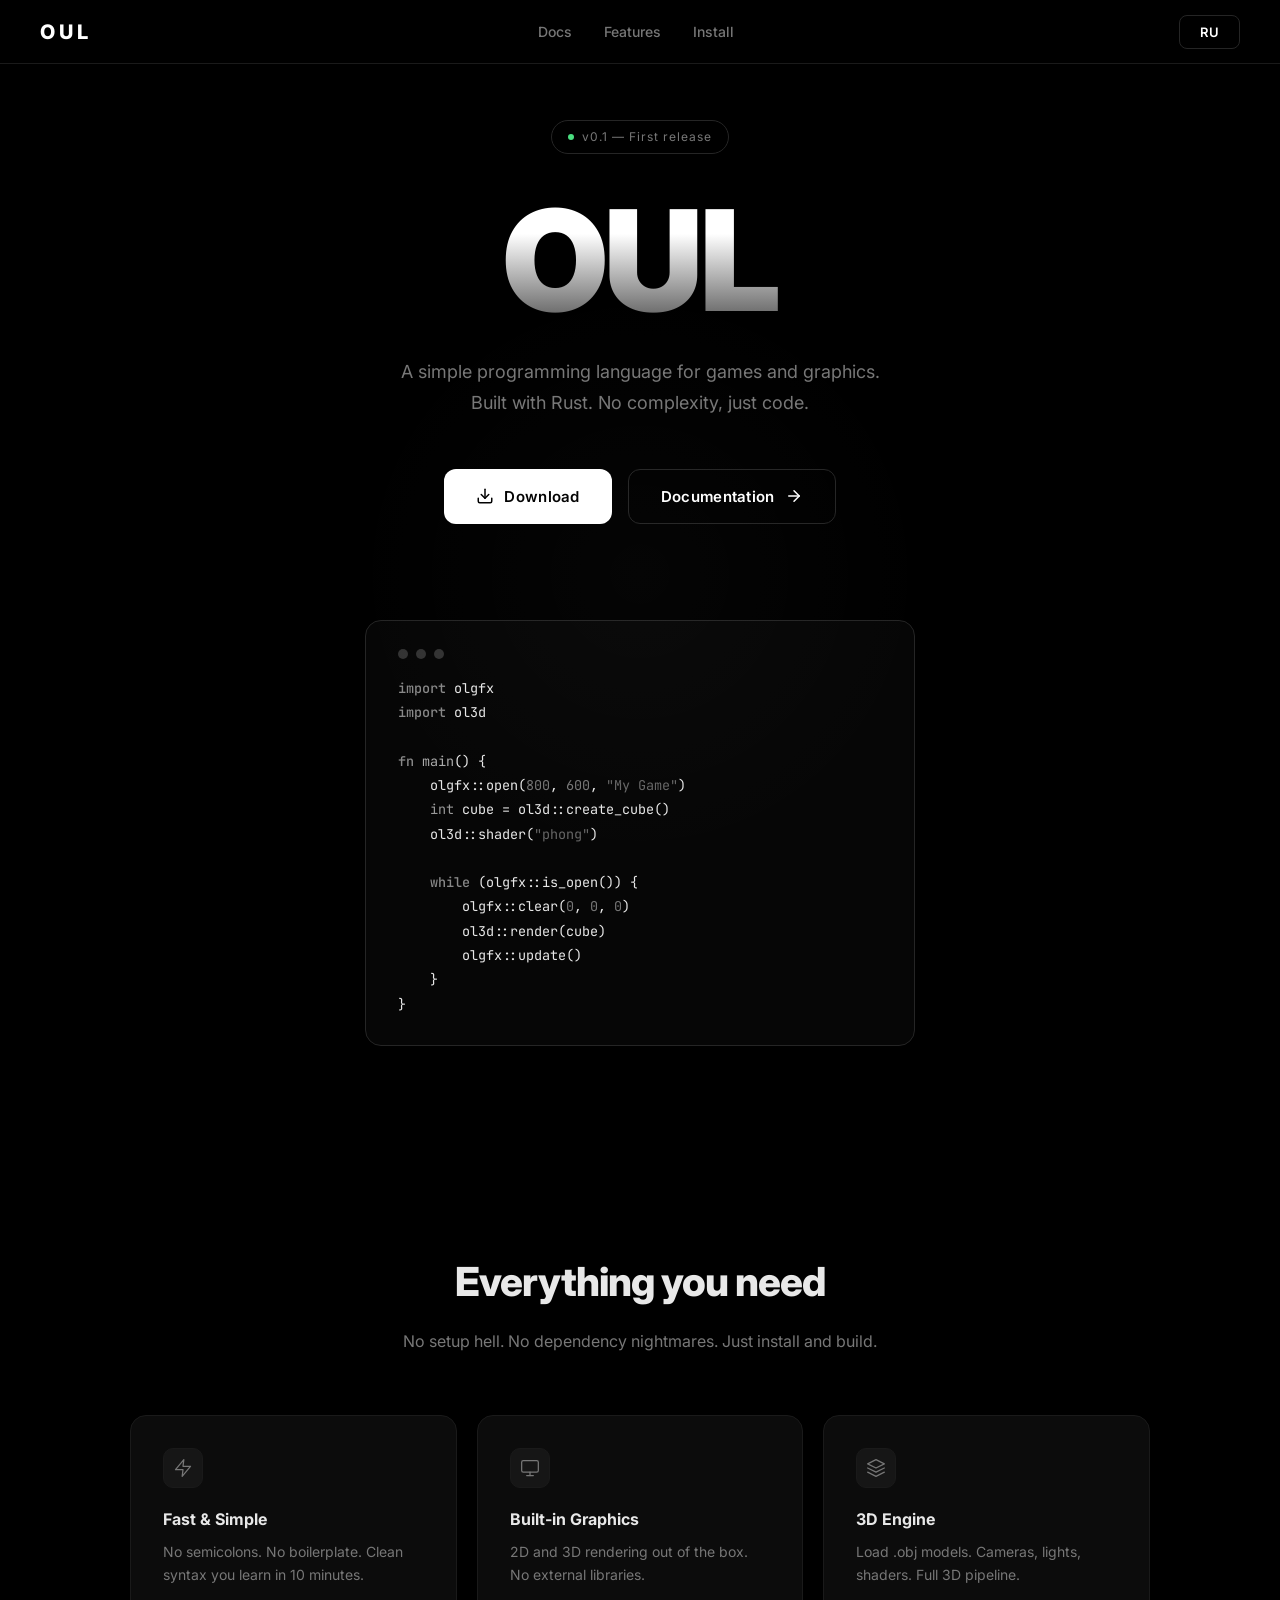
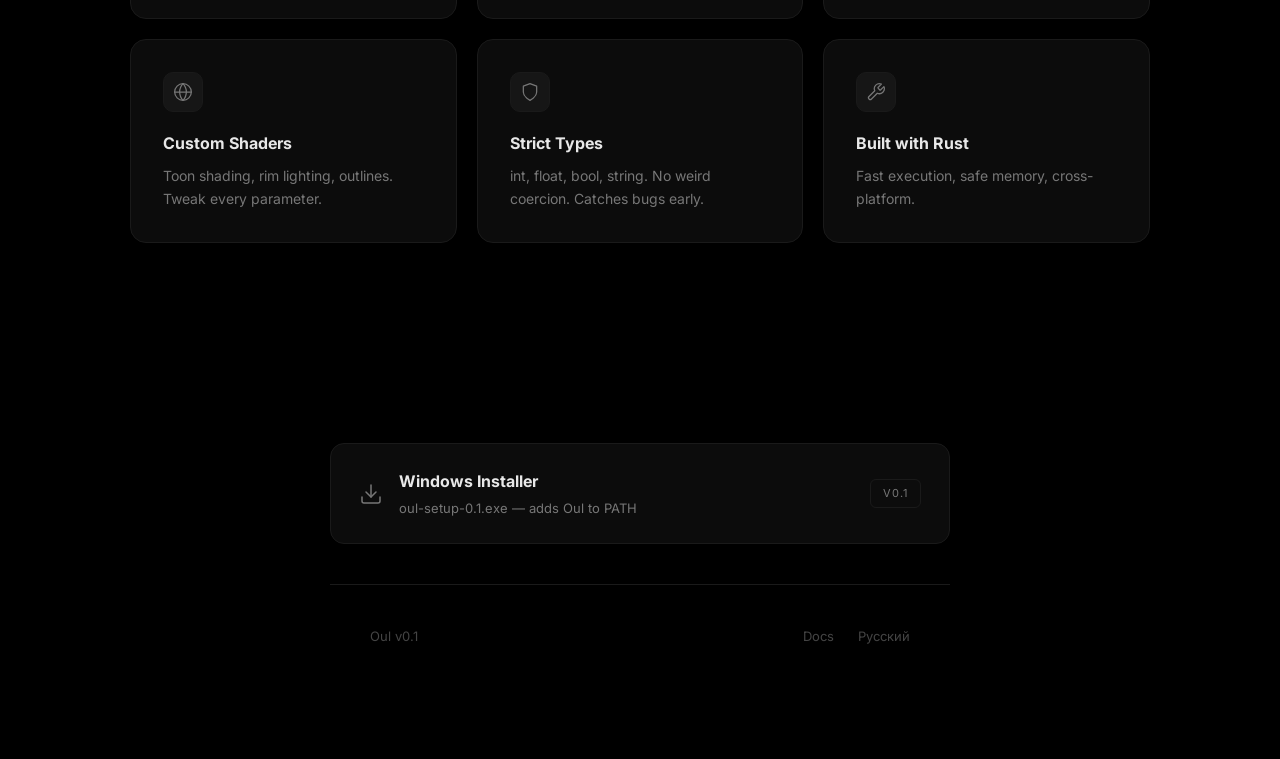
<file: index.html>
<!DOCTYPE html>
<html lang="en">
<head>
    <meta charset="UTF-8">
    <meta name="viewport" content="width=device-width, initial-scale=1.0">
    <title>Oul — Programming Language</title>
    <link rel="stylesheet" href="/css/style.css">
    <style>
        header {
            position: fixed; top: 0; left: 0; right: 0; z-index: 1000;
            padding: 0 40px; height: 64px;
            display: flex; align-items: center; justify-content: space-between;
            background: rgba(0,0,0,0.8);
            backdrop-filter: blur(20px); -webkit-backdrop-filter: blur(20px);
            border-bottom: 1px solid var(--border);
        }
        .header-logo { font-size: 20px; font-weight: 800; letter-spacing: 4px; color: var(--accent); }
        .header-nav { display: flex; align-items: center; gap: 32px; }
        .header-nav a { font-size: 14px; color: var(--text2); font-weight: 500; }
        .header-nav a:hover { color: #fff; }
        .header-right { display: flex; align-items: center; gap: 12px; }

        .hero {
            min-height: 100vh; display: flex; flex-direction: column;
            align-items: center; justify-content: center; text-align: center;
            padding: 120px 40px 80px; position: relative; overflow: hidden;
        }
        .hero::before {
            content: ''; position: absolute; top: 50%; left: 50%;
            transform: translate(-50%, -50%); width: 600px; height: 600px;
            background: radial-gradient(circle, rgba(255,255,255,0.02) 0%, transparent 70%);
            pointer-events: none;
        }
        .hero-badge {
            display: inline-flex; align-items: center; gap: 8px;
            padding: 6px 16px; border: 1px solid var(--border2);
            border-radius: 100px; font-size: 12px; color: var(--text2);
            margin-bottom: 40px; letter-spacing: 1px;
        }
        .hero-badge .dot {
            width: 6px; height: 6px; background: #4ade80;
            border-radius: 50%; animation: pulse 2s infinite;
        }
        @keyframes pulse { 0%,100%{opacity:1} 50%{opacity:0.3} }

        .hero h1 {
            font-size: clamp(72px, 12vw, 140px); font-weight: 900;
            letter-spacing: -3px; line-height: 0.95;
            background: linear-gradient(180deg, #ffffff 30%, #555555 100%);
            -webkit-background-clip: text; -webkit-text-fill-color: transparent;
            background-clip: text; margin-bottom: 30px;
        }
        .hero-sub {
            font-size: 18px; color: var(--text2); max-width: 500px;
            line-height: 1.7; margin-bottom: 50px;
        }
        .hero-buttons { display: flex; gap: 16px; flex-wrap: wrap; justify-content: center; }
        .hero-code { margin-top: 80px; max-width: 550px; width: 100%; text-align: left; }
        .hero-code pre {
            border-radius: 16px; padding: 28px 32px;
            border: 1px solid var(--border2); background: var(--bg2);
        }
        .code-dots { display: flex; gap: 8px; margin-bottom: 18px; }
        .code-dots span { width: 10px; height: 10px; border-radius: 50%; background: #333; }

        .features { padding: 100px 40px; max-width: 1100px; margin: 0 auto; }
        .features-title { text-align: center; margin-bottom: 60px; }
        .features-title h2 { font-size: 40px; font-weight: 800; letter-spacing: -1px; margin-bottom: 12px; }
        .features-title p { color: var(--text2); font-size: 16px; }
        .features-grid { display: grid; grid-template-columns: repeat(3, 1fr); gap: 20px; }
        .feature-card {
            background: var(--bg3); border: 1px solid var(--border);
            border-radius: 16px; padding: 32px;
            transition: all 0.3s cubic-bezier(0.4, 0, 0.2, 1);
        }
        .feature-card:hover {
            border-color: var(--border2); transform: translateY(-4px); background: var(--bg4);
        }
        .feature-icon {
            width: 40px; height: 40px; display: flex; align-items: center; justify-content: center;
            background: var(--bg5); border: 1px solid var(--border);
            border-radius: 10px; margin-bottom: 18px;
        }
        .feature-icon svg { width: 20px; height: 20px; stroke: var(--text2); fill: none; stroke-width: 1.5; }
        .feature-card h3 { font-size: 16px; font-weight: 700; margin-bottom: 8px; }
        .feature-card p { font-size: 14px; color: var(--text2); line-height: 1.6; }

        .install { padding: 100px 40px; max-width: 700px; margin: 0 auto; text-align: center; }
        .install h2 { font-size: 40px; font-weight: 800; margin-bottom: 16px; letter-spacing: -1px; }
        .install > p { color: var(--text2); margin-bottom: 40px; font-size: 16px; }
        .install-options { display: flex; flex-direction: column; gap: 16px; margin-bottom: 40px; }
        .install-option {
            background: var(--bg3); border: 1px solid var(--border);
            border-radius: 14px; padding: 24px 28px;
            display: flex; align-items: center; justify-content: space-between;
            transition: all 0.25s; cursor: pointer; text-decoration: none;
        }
        .install-option:hover { border-color: var(--border2); background: var(--bg4); }
        .install-option-left { display: flex; align-items: center; gap: 16px; text-align: left; }
        .install-option-left svg { width: 24px; height: 24px; stroke: var(--text2); fill: none; stroke-width: 1.5; flex-shrink: 0; }
        .install-option-left h4 { font-size: 16px; font-weight: 700; margin-bottom: 2px; }
        .install-option-left p { font-size: 13px; color: var(--text2); margin: 0; }
        .platform-tag {
            padding: 4px 12px; border: 1px solid var(--border); border-radius: 6px;
            font-size: 11px; color: var(--text2); text-transform: uppercase; letter-spacing: 1px;
        }
        .install-source { margin-top: 30px; }
        .install-source h4 {
            font-size: 12px; text-transform: uppercase; letter-spacing: 2px;
            color: var(--text3); margin-bottom: 14px;
        }

        footer {
            padding: 40px; border-top: 1px solid var(--border);
            display: flex; justify-content: space-between; align-items: center;
            max-width: 1100px; margin: 0 auto;
        }
        footer p { font-size: 13px; color: var(--text3); }
        .footer-links { display: flex; gap: 24px; }
        .footer-links a { font-size: 13px; color: var(--text3); }
        .footer-links a:hover { color: var(--text2); }

        @media (max-width: 768px) {
            header { padding: 0 20px; }
            .header-nav { display: none; }
            .hero { padding: 100px 20px 60px; }
            .features { padding: 60px 20px; }
            .features-grid { grid-template-columns: 1fr; }
            .install { padding: 60px 20px; }
            .hero-buttons { flex-direction: column; align-items: center; }
            footer { flex-direction: column; gap: 20px; text-align: center; }
        }
    </style>
</head>
<body>

<header>
    <a href="/" class="header-logo">OUL</a>
    <nav class="header-nav">
        <a href="/docs" data-en="Docs" data-ru="Документация">Docs</a>
        <a href="#features" data-en="Features" data-ru="Возможности">Features</a>
        <a href="#install" data-en="Install" data-ru="Установка">Install</a>
    </nav>
    <div class="header-right">
        <button class="btn btn-sm btn-secondary" onclick="toggleLang()" id="langBtn">RU</button>
    </div>
</header>

<section class="hero">
<div class="hero-badge">
    <span class="dot"></span>
    <span data-en="v0.1 — First release" data-ru="v0.1 — Первый релиз">v0.1 — First release</span>
</div>

    <h1>OUL</h1>

    <p class="hero-sub" data-en="A simple programming language for games and graphics. Built with Rust. No complexity, just code." data-ru="Простой язык программирования для игр и графики. Написан на Rust. Без сложностей, просто код.">A simple programming language for games and graphics. Built with Rust. No complexity, just code.</p>

    <div class="hero-buttons">
        <a href="#install" class="btn btn-primary">
            <svg class="icon" viewBox="0 0 24 24" fill="none" stroke="currentColor" stroke-width="2" stroke-linecap="round" stroke-linejoin="round"><path d="M21 15v4a2 2 0 01-2 2H5a2 2 0 01-2-2v-4"/><polyline points="7 10 12 15 17 10"/><line x1="12" y1="15" x2="12" y2="3"/></svg>
            <span data-en="Download" data-ru="Скачать">Download</span>
        </a>
        <a href="/docs" class="btn btn-secondary">
            <span data-en="Documentation" data-ru="Документация">Documentation</span>
            <svg class="icon" viewBox="0 0 24 24" fill="none" stroke="currentColor" stroke-width="2" stroke-linecap="round" stroke-linejoin="round"><line x1="5" y1="12" x2="19" y2="12"/><polyline points="12 5 19 12 12 19"/></svg>
        </a>
    </div>

    <div class="hero-code">
        <pre><div class="code-dots"><span></span><span></span><span></span></div><code><span class="kw">import</span> olgfx
<span class="kw">import</span> ol3d

<span class="kw">fn</span> <span class="fn">main</span>() {
    olgfx::open(<span class="num">800</span>, <span class="num">600</span>, <span class="str">"My Game"</span>)
    <span class="type">int</span> cube = ol3d::create_cube()
    ol3d::shader(<span class="str">"phong"</span>)

    <span class="kw">while</span> (olgfx::is_open()) {
        olgfx::clear(<span class="num">0</span>, <span class="num">0</span>, <span class="num">0</span>)
        ol3d::render(cube)
        olgfx::update()
    }
}</code></pre>
    </div>
</section>

<section class="features" id="features">
    <div class="features-title">
        <h2 data-en="Everything you need" data-ru="Всё что нужно">Everything you need</h2>
        <p data-en="No setup hell. No dependency nightmares. Just install and build." data-ru="Никакого ада настроек. Просто установи и создавай.">No setup hell. No dependency nightmares. Just install and build.</p>
    </div>
    <div class="features-grid">
        <div class="feature-card">
            <div class="feature-icon">
                <svg viewBox="0 0 24 24" stroke-linecap="round" stroke-linejoin="round"><polygon points="13 2 3 14 12 14 11 22 21 10 12 10 13 2"/></svg>
            </div>
            <h3 data-en="Fast & Simple" data-ru="Быстрый и простой">Fast & Simple</h3>
            <p data-en="No semicolons. No boilerplate. Clean syntax you learn in 10 minutes." data-ru="Без точек с запятой. Чистый синтаксис за 10 минут.">No semicolons. No boilerplate. Clean syntax you learn in 10 minutes.</p>
        </div>
        <div class="feature-card">
            <div class="feature-icon">
                <svg viewBox="0 0 24 24" stroke-linecap="round" stroke-linejoin="round"><rect x="2" y="3" width="20" height="14" rx="2" ry="2"/><line x1="8" y1="21" x2="16" y2="21"/><line x1="12" y1="17" x2="12" y2="21"/></svg>
            </div>
            <h3 data-en="Built-in Graphics" data-ru="Встроенная графика">Built-in Graphics</h3>
            <p data-en="2D and 3D rendering out of the box. No external libraries." data-ru="2D и 3D рендеринг из коробки. Без внешних библиотек.">2D and 3D rendering out of the box. No external libraries.</p>
        </div>
        <div class="feature-card">
            <div class="feature-icon">
                <svg viewBox="0 0 24 24" stroke-linecap="round" stroke-linejoin="round"><path d="M12 2L2 7l10 5 10-5-10-5z"/><path d="M2 17l10 5 10-5"/><path d="M2 12l10 5 10-5"/></svg>
            </div>
            <h3 data-en="3D Engine" data-ru="3D Движок">3D Engine</h3>
            <p data-en="Load .obj models. Cameras, lights, shaders. Full 3D pipeline." data-ru="Загрузка .obj моделей. Камеры, свет, шейдеры. Полный 3D пайплайн.">Load .obj models. Cameras, lights, shaders. Full 3D pipeline.</p>
        </div>
        <div class="feature-card">
            <div class="feature-icon">
                <svg viewBox="0 0 24 24" stroke-linecap="round" stroke-linejoin="round"><circle cx="12" cy="12" r="10"/><path d="M12 2a14.5 14.5 0 000 20 14.5 14.5 0 000-20"/><path d="M2 12h20"/></svg>
            </div>
            <h3 data-en="Custom Shaders" data-ru="Кастомные шейдеры">Custom Shaders</h3>
            <p data-en="Toon shading, rim lighting, outlines. Tweak every parameter." data-ru="Тун-шейдинг, rim-освещение, контуры. Настрой каждый параметр.">Toon shading, rim lighting, outlines. Tweak every parameter.</p>
        </div>
        <div class="feature-card">
            <div class="feature-icon">
                <svg viewBox="0 0 24 24" stroke-linecap="round" stroke-linejoin="round"><path d="M12 22s8-4 8-10V5l-8-3-8 3v7c0 6 8 10 8 10z"/></svg>
            </div>
            <h3 data-en="Strict Types" data-ru="Строгие типы">Strict Types</h3>
            <p data-en="int, float, bool, string. No weird coercion. Catches bugs early." data-ru="int, float, bool, string. Без магии. Ловит баги сразу.">int, float, bool, string. No weird coercion. Catches bugs early.</p>
        </div>
        <div class="feature-card">
            <div class="feature-icon">
                <svg viewBox="0 0 24 24" stroke-linecap="round" stroke-linejoin="round"><path d="M14.7 6.3a1 1 0 000 1.4l1.6 1.6a1 1 0 001.4 0l3.77-3.77a6 6 0 01-7.94 7.94l-6.91 6.91a2.12 2.12 0 01-3-3l6.91-6.91a6 6 0 017.94-7.94l-3.76 3.76z"/></svg>
            </div>
            <h3 data-en="Built with Rust" data-ru="Написан на Rust">Built with Rust</h3>
            <p data-en="Fast execution, safe memory, cross-platform." data-ru="Быстрое выполнение, безопасная память, кроссплатформенность.">Fast execution, safe memory, cross-platform.</p>
        </div>
    </div>
</section>

<section class="install" id="install">
<div class="install-options">
    <a href="/downloads/oul-setup-0.1.exe" class="install-option" download>
        <div class="install-option-left">
            <svg viewBox="0 0 24 24" stroke-linecap="round" stroke-linejoin="round"><path d="M21 15v4a2 2 0 01-2 2H5a2 2 0 01-2-2v-4"/><polyline points="7 10 12 15 17 10"/><line x1="12" y1="15" x2="12" y2="3"/></svg>
            <div>
                <h4>Windows Installer</h4>
                <p data-en="oul-setup-0.1.exe — adds Oul to PATH" data-ru="oul-setup-0.1.exe — добавляет Oul в PATH">oul-setup-0.1.exe — adds Oul to PATH</p>
            </div>
        </div>
        <span class="platform-tag">v0.1</span>
    </a>
</div>


<footer>
    <p>Oul v0.1</p>
    <div class="footer-links">
        <a href="/docs">Docs</a>
        <a href="#" onclick="toggleLang(); return false;" data-en="Русский" data-ru="English">Русский</a>
    </div>
</footer>

<script>
let lang='en';
function toggleLang(){
    lang=lang==='en'?'ru':'en';
    document.getElementById('langBtn').textContent=lang==='en'?'RU':'EN';
    document.querySelectorAll('[data-en]').forEach(el=>{
        const t=el.getAttribute('data-'+lang);
        if(t)el.textContent=t;
    });
}
</script>

</body>
</html>
</file>
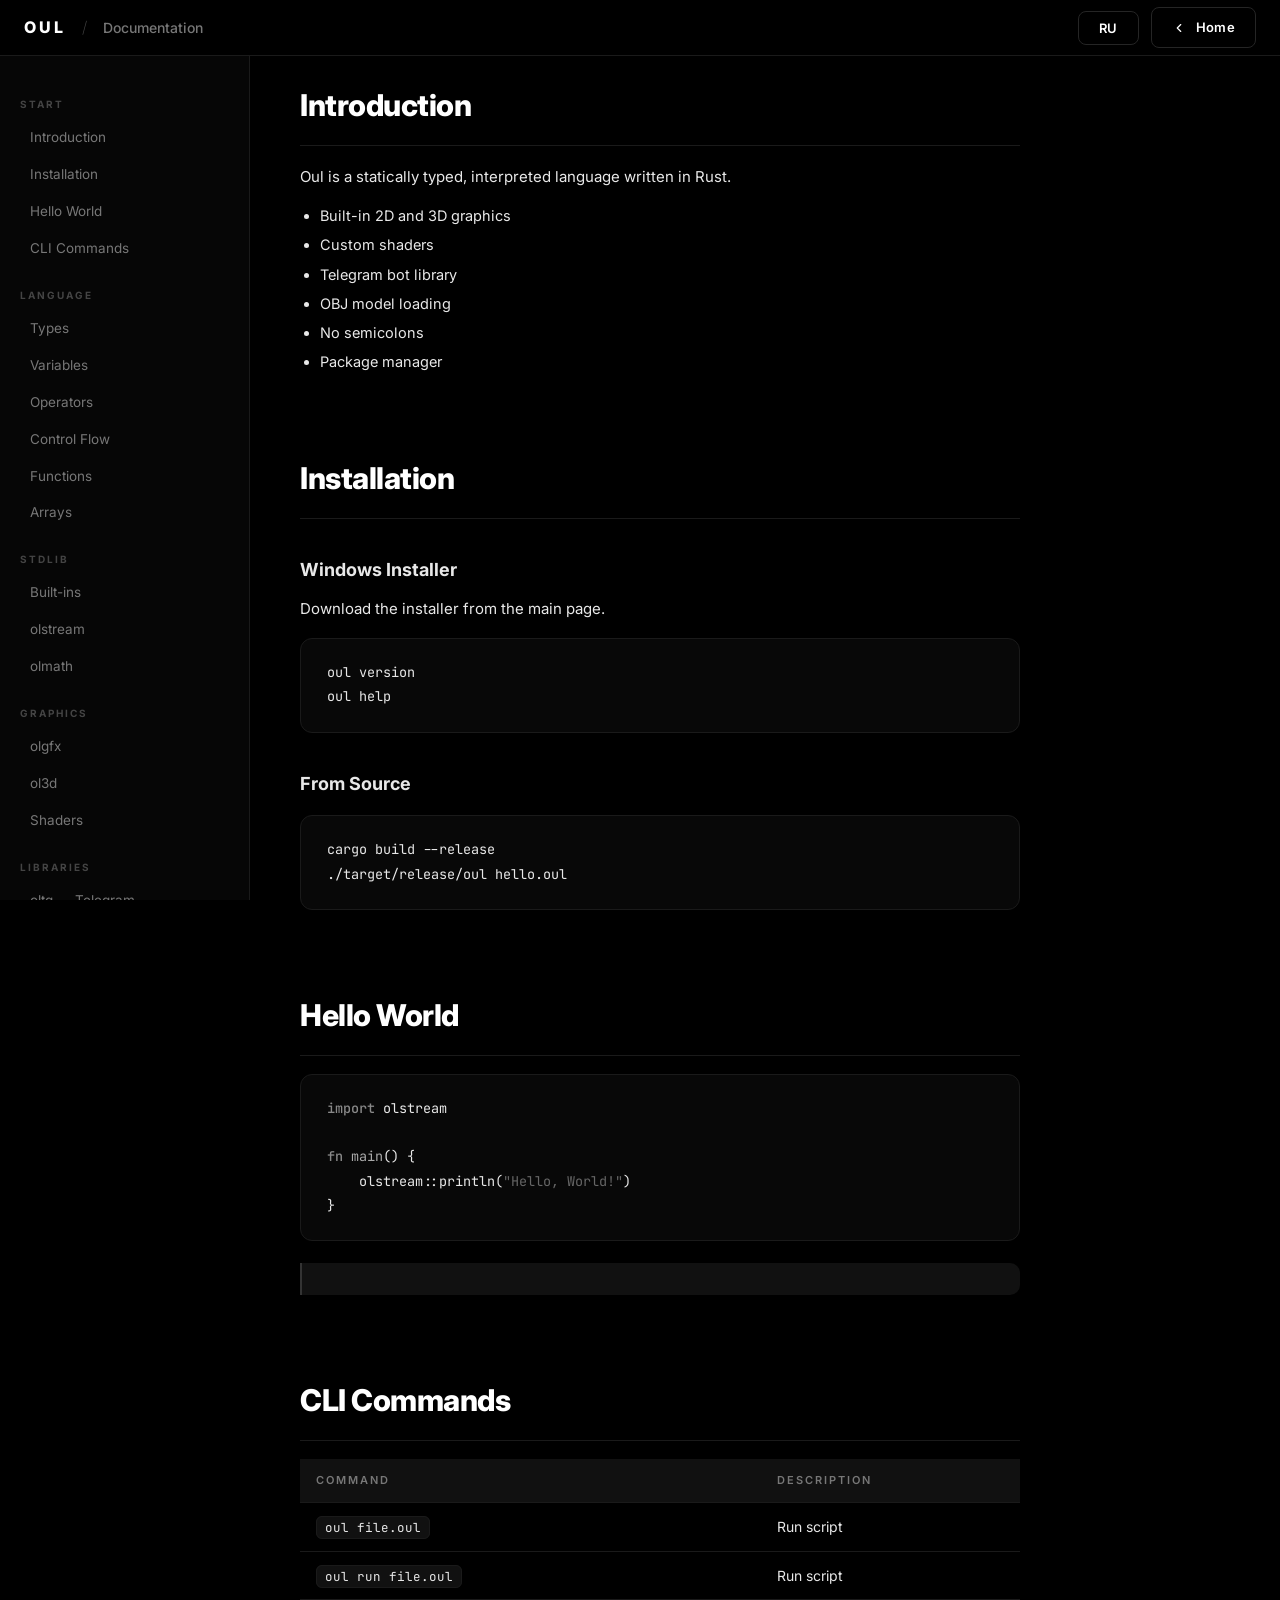
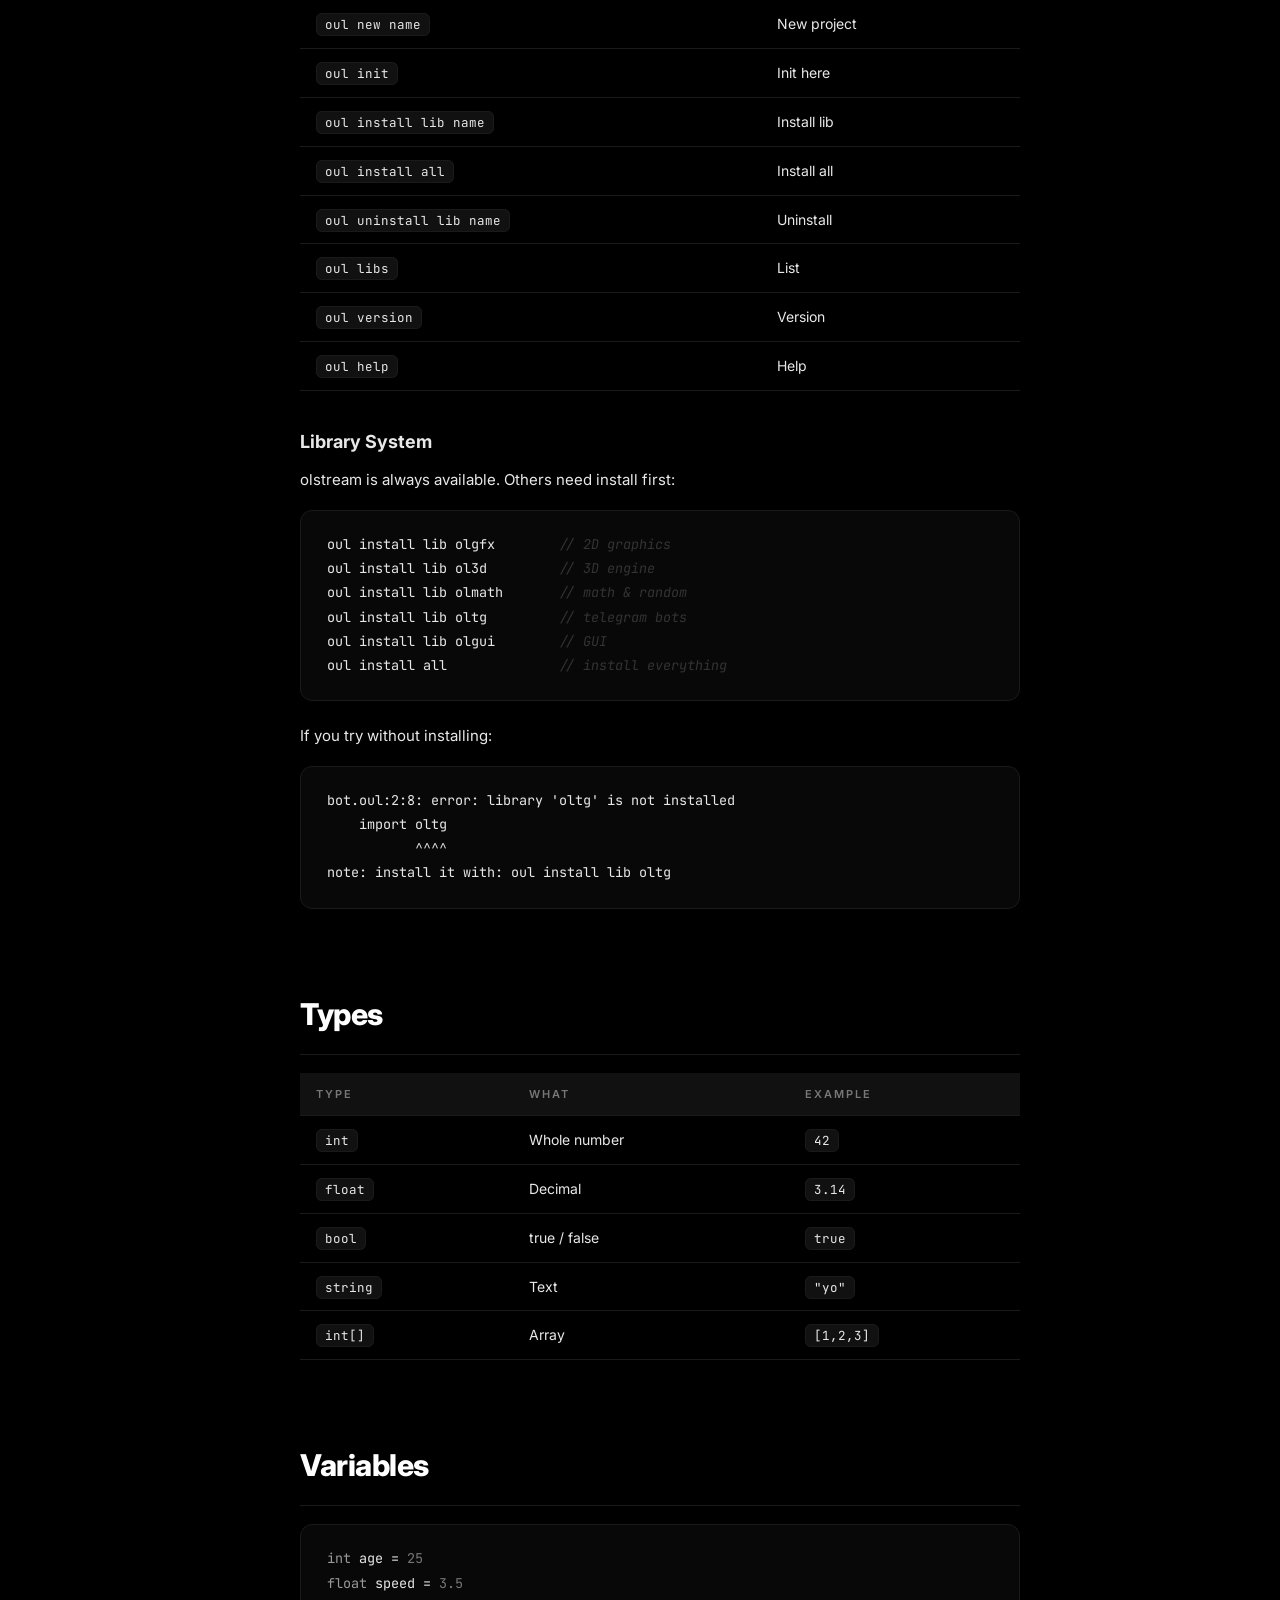
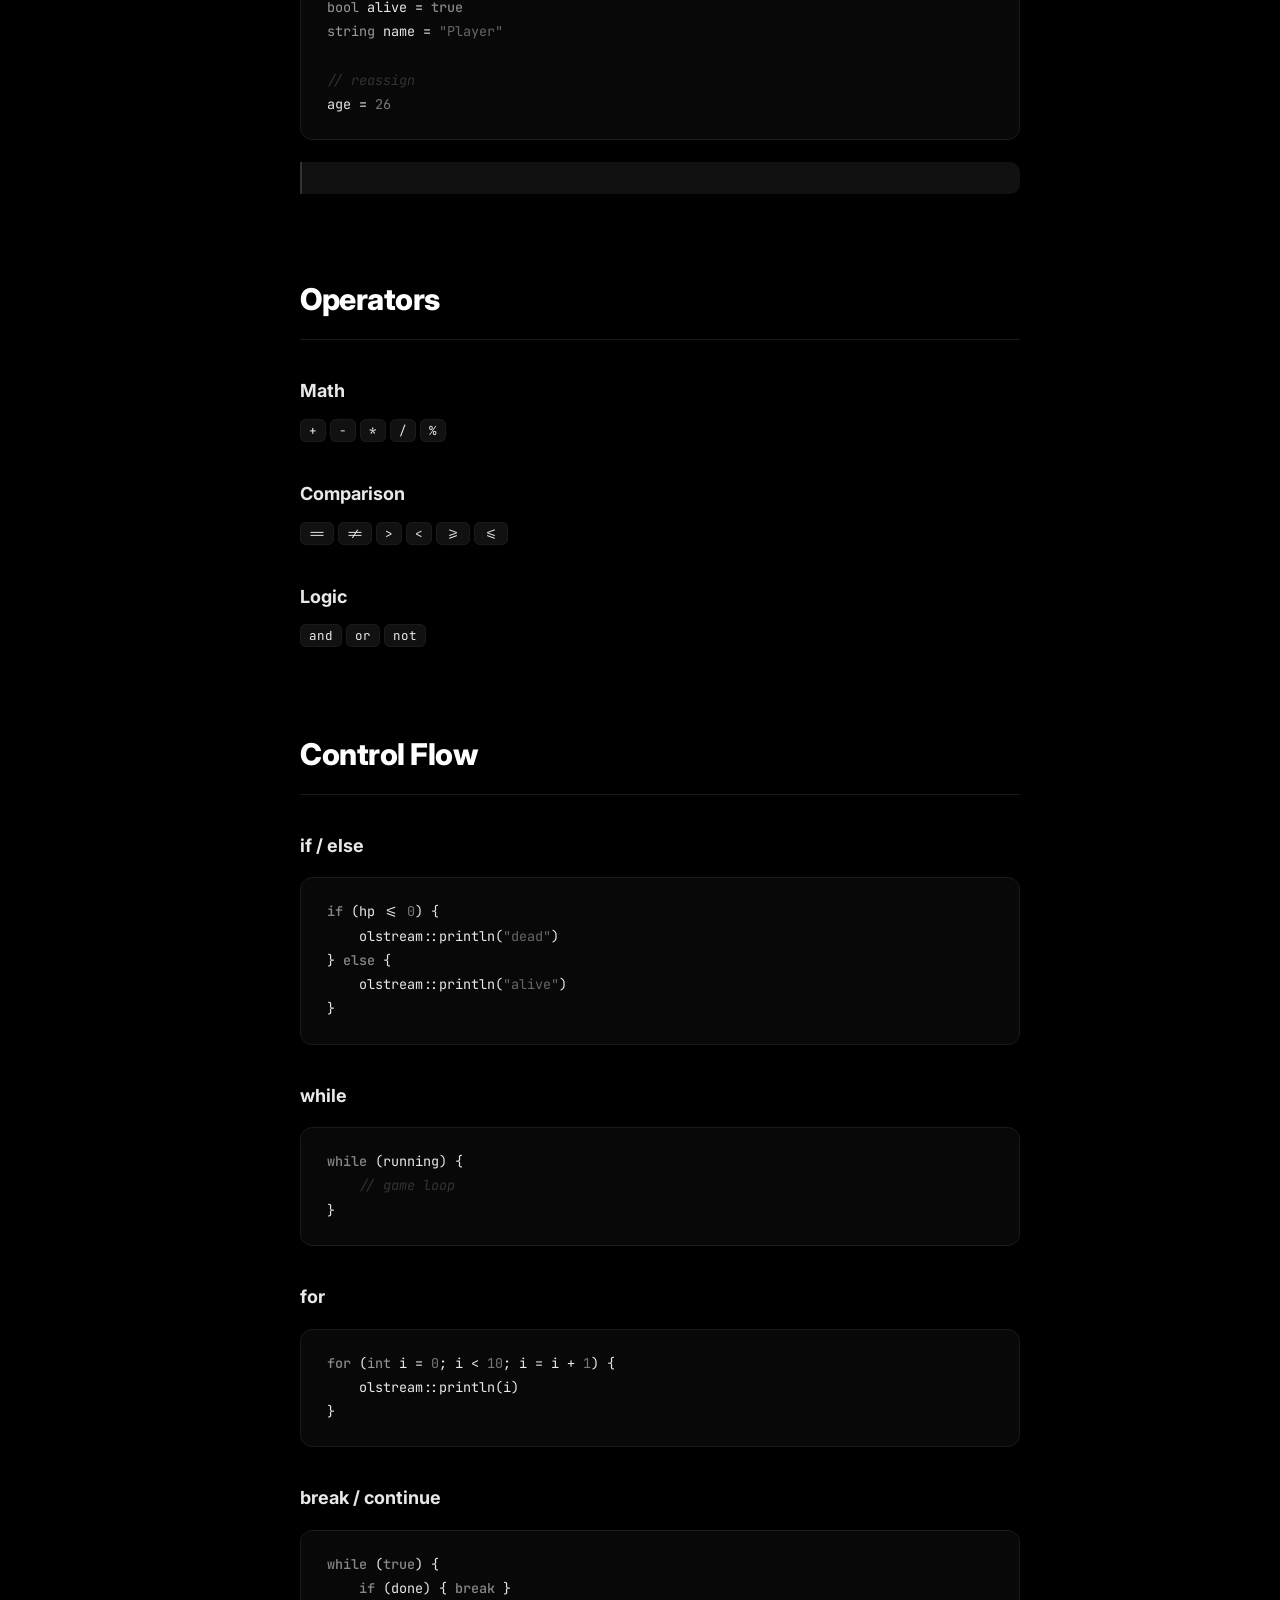
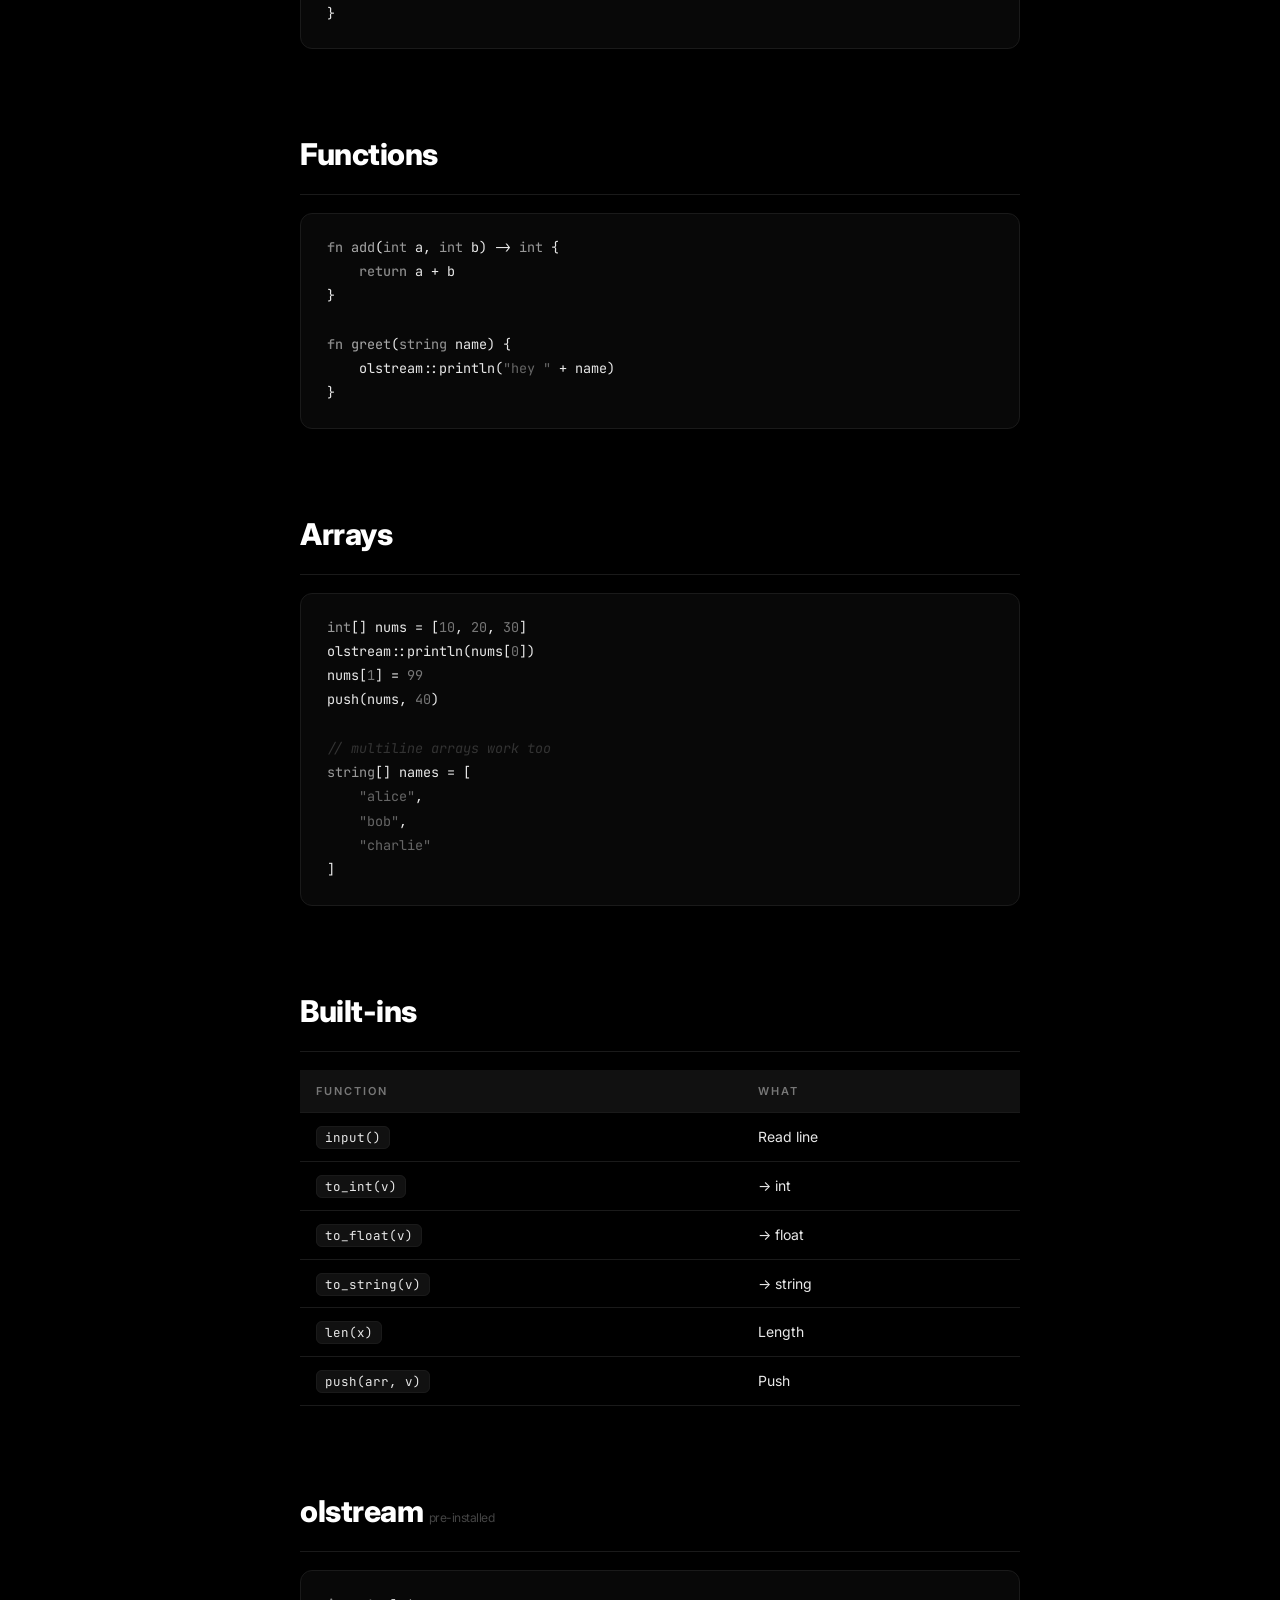
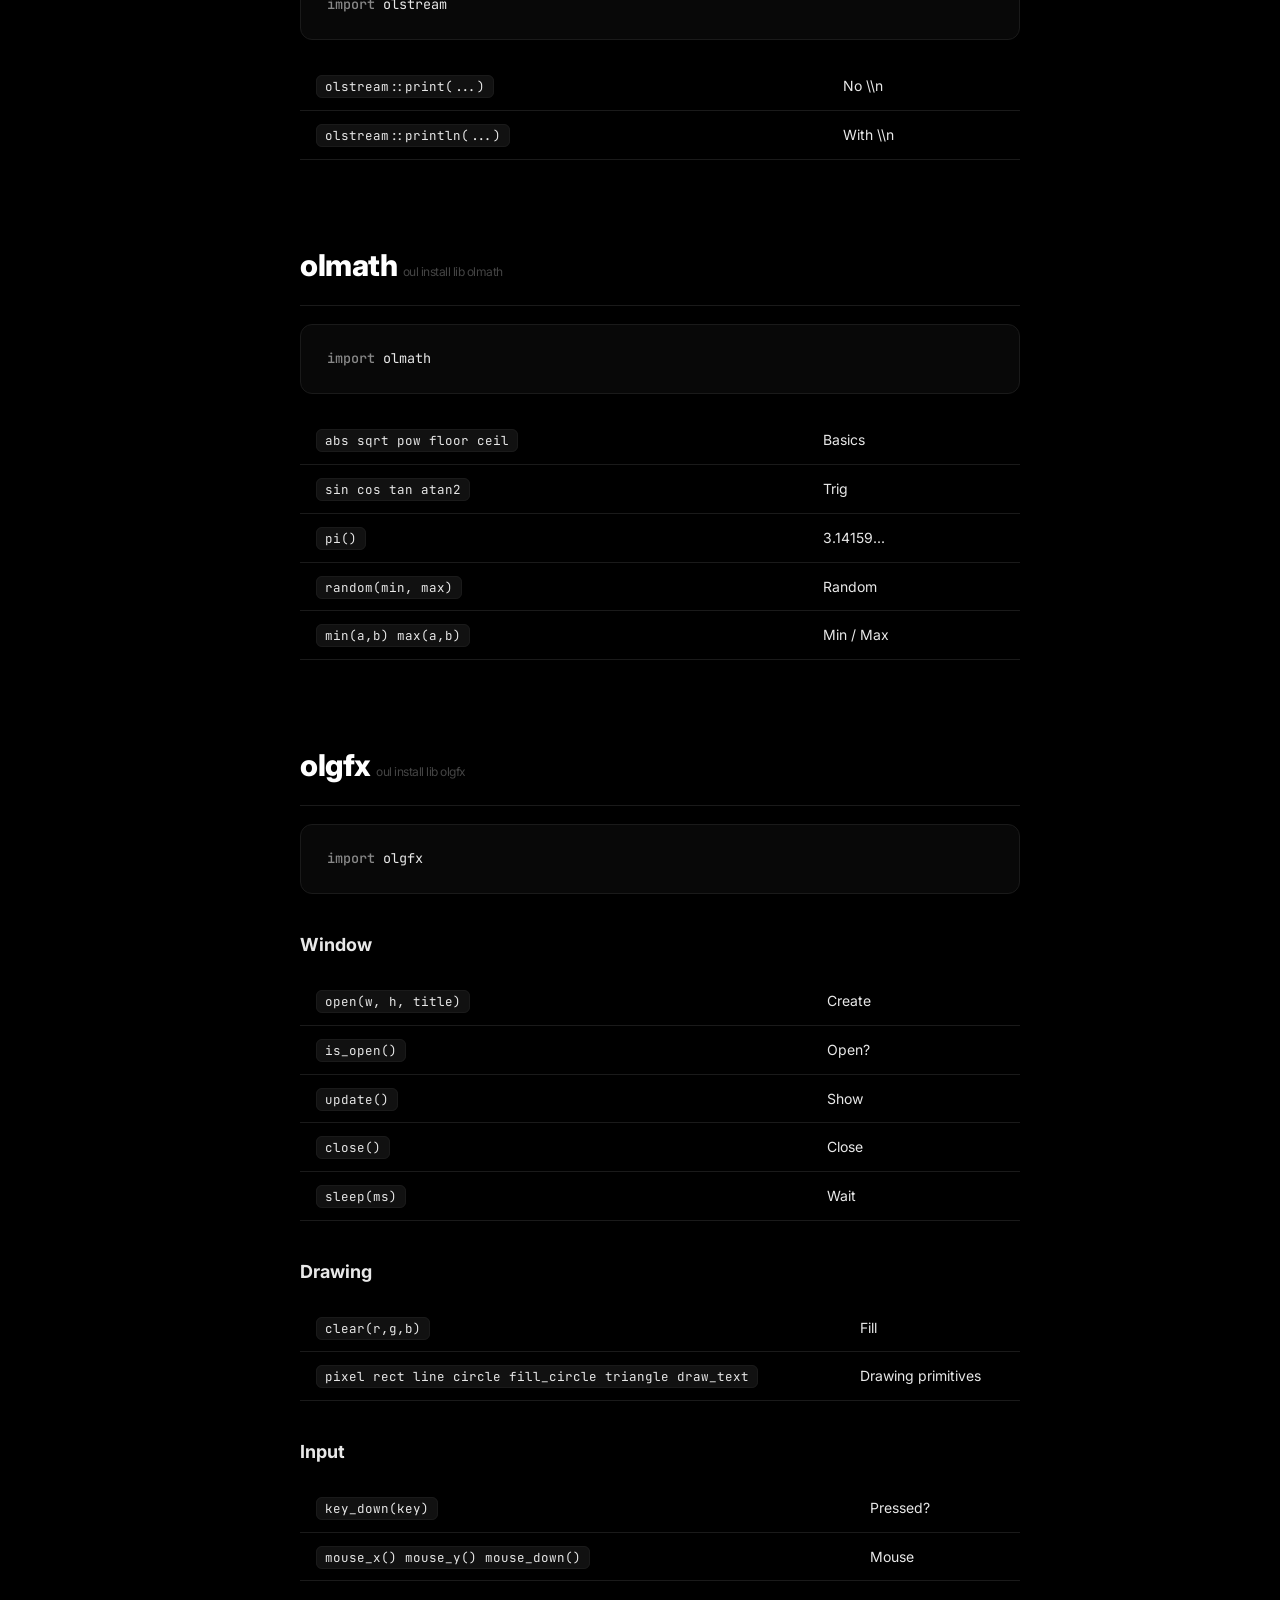
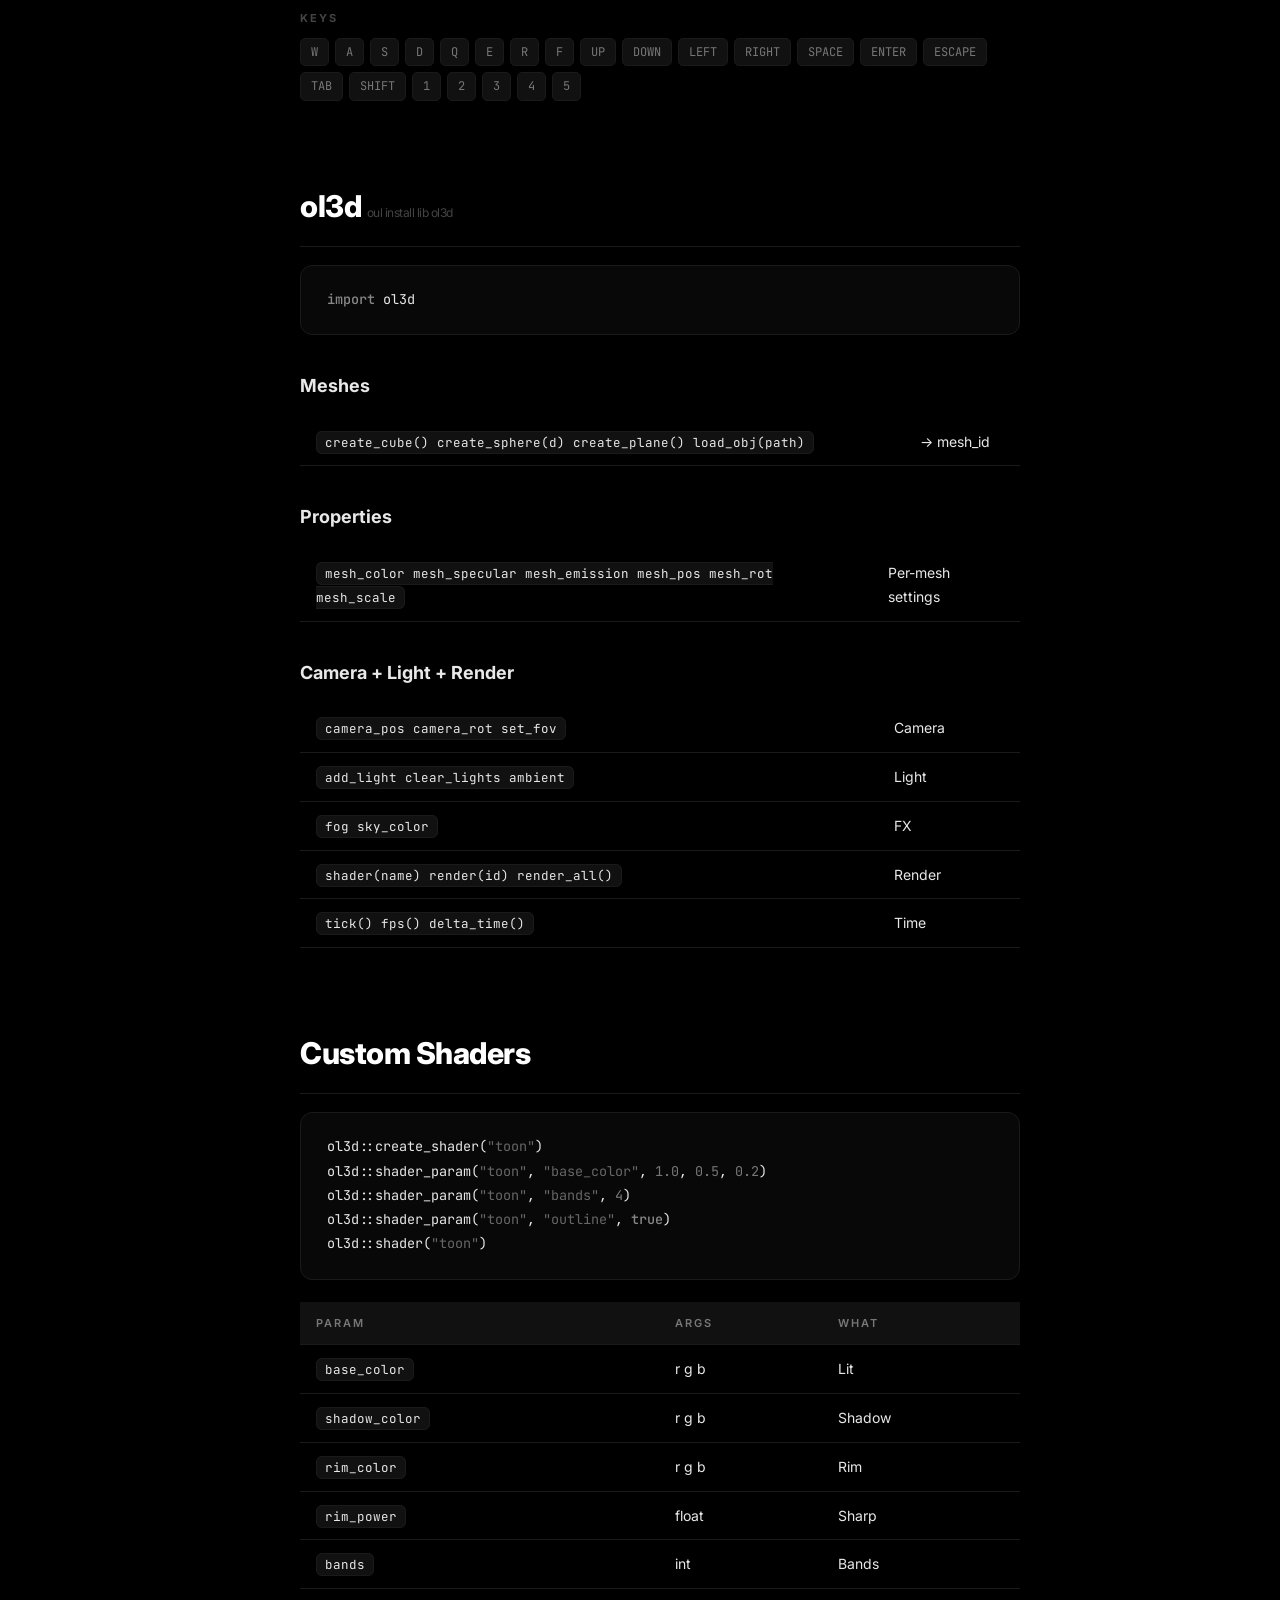
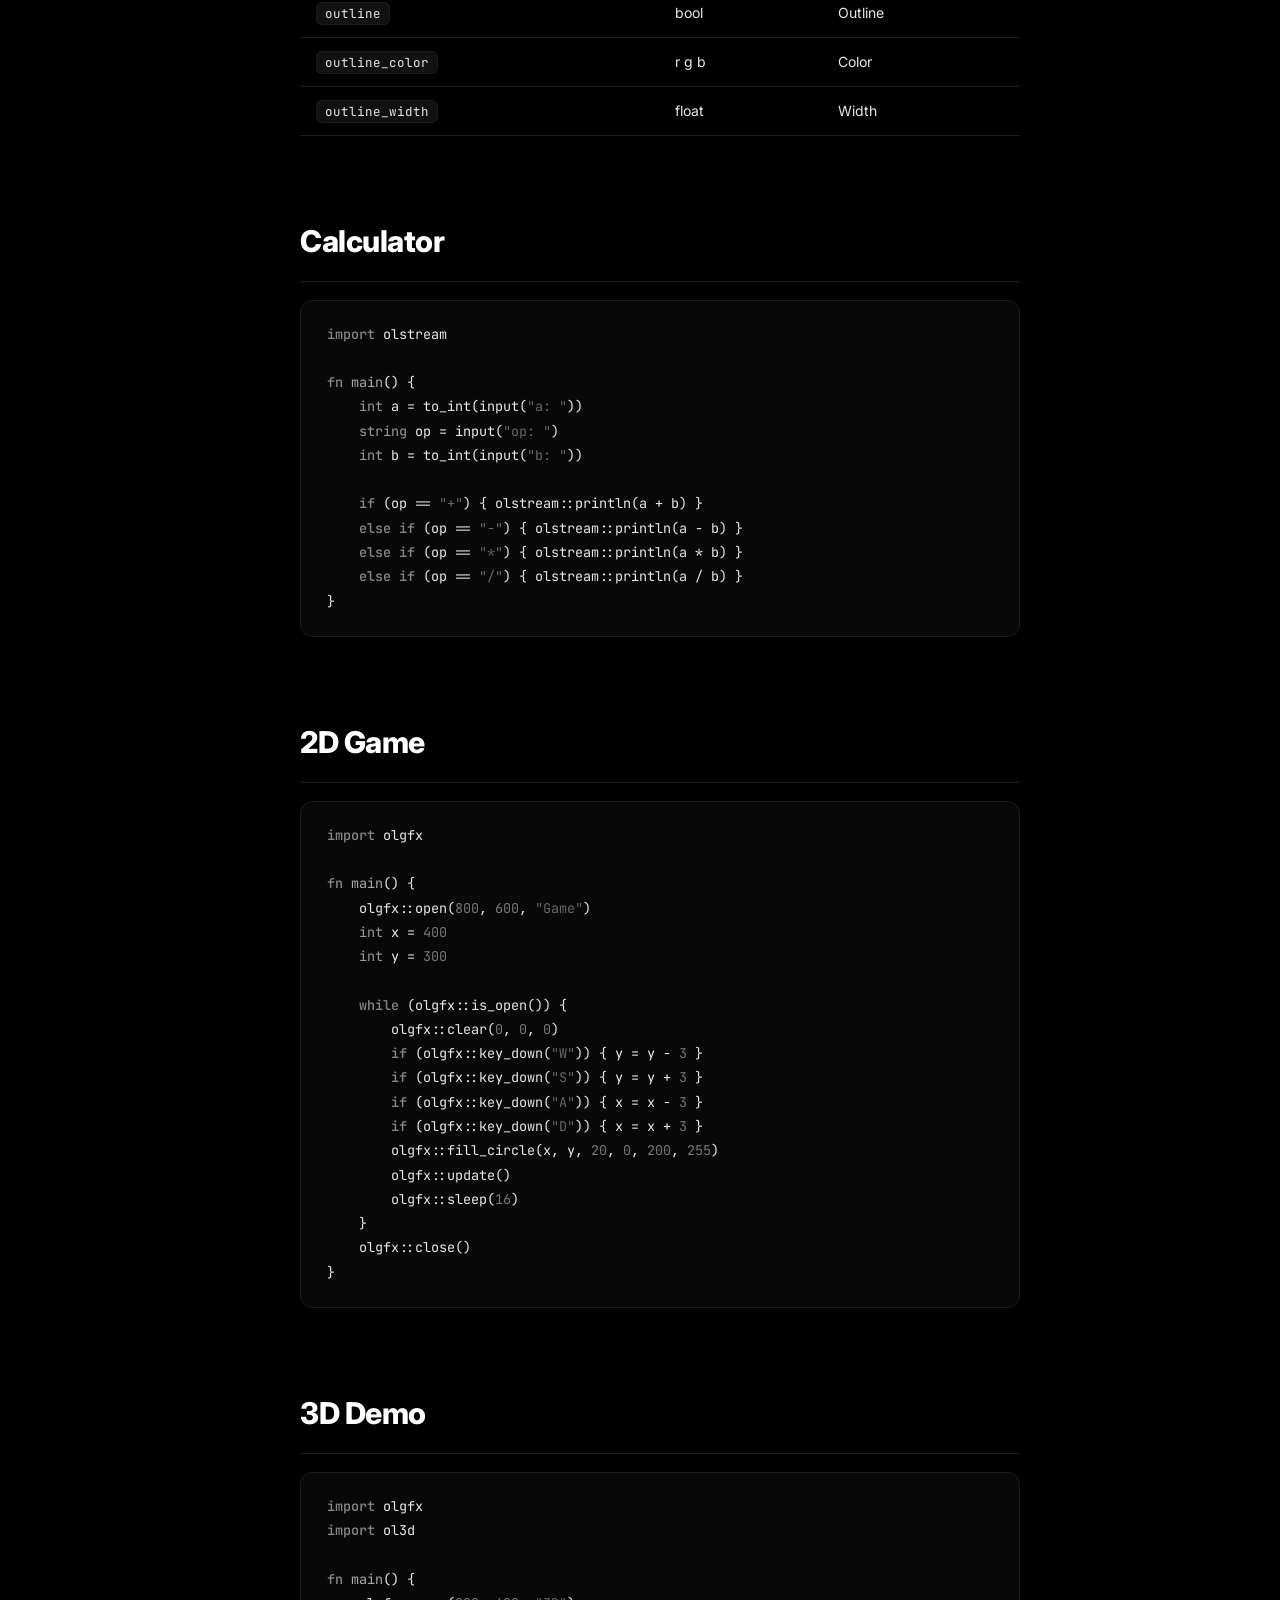
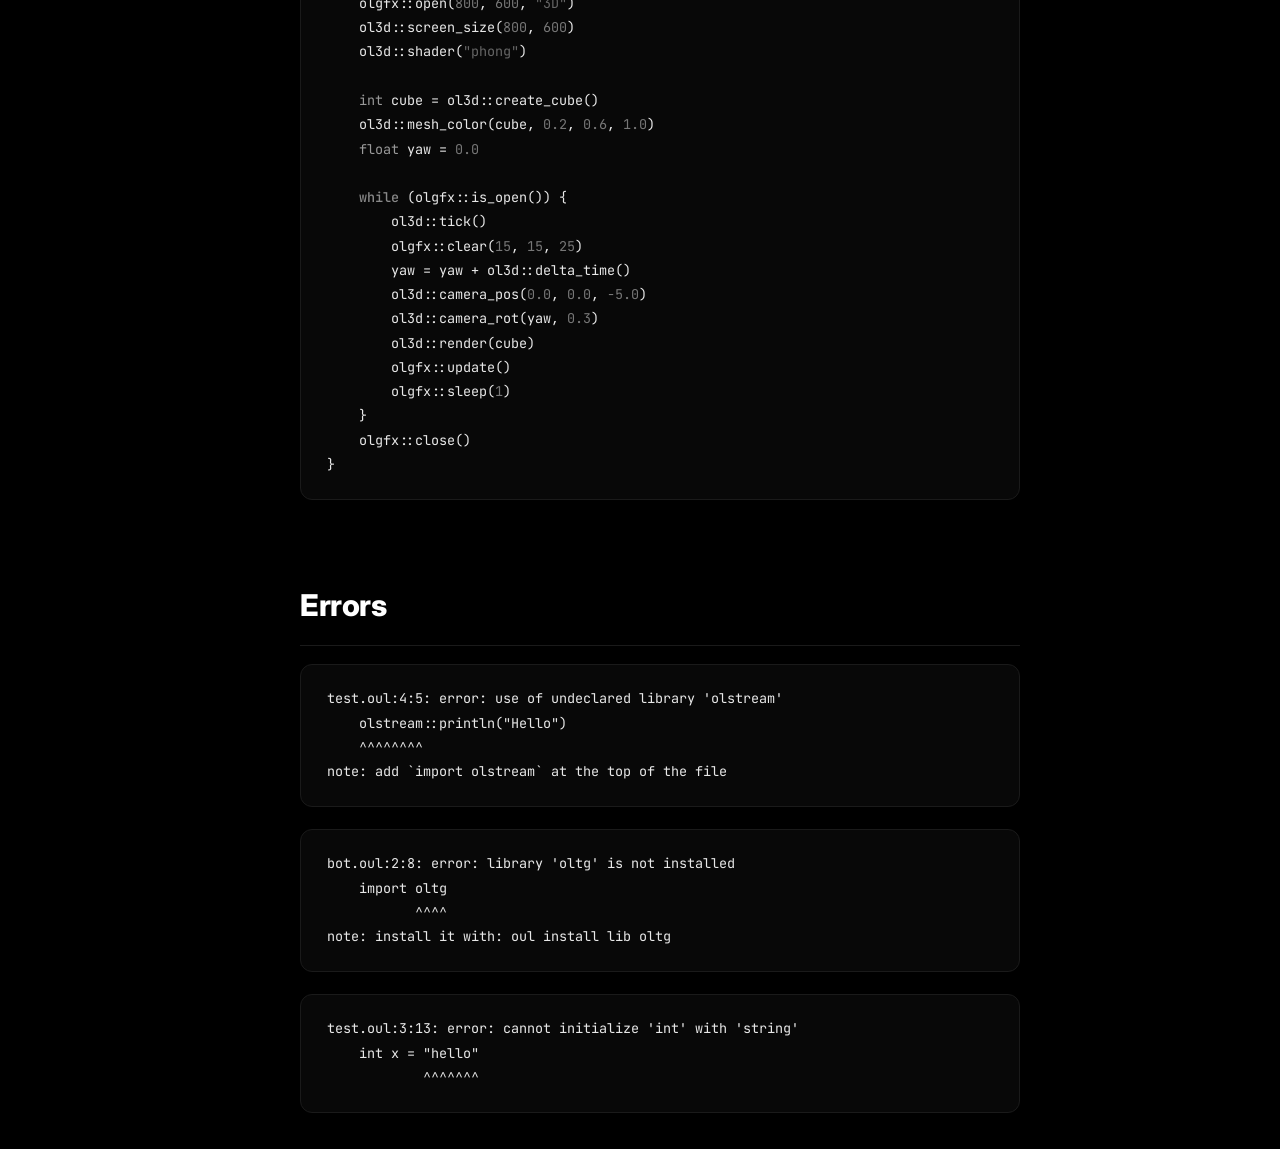
<file: docs/index.html>
<!DOCTYPE html>
<html lang="en">
<head>
    <meta charset="UTF-8">
    <meta name="viewport" content="width=device-width, initial-scale=1.0">
    <title>Oul — Docs</title>
    <link rel="stylesheet" href="/css/style.css">
    <style>
        .dh{position:fixed;top:0;left:0;right:0;z-index:1000;height:56px;display:flex;align-items:center;justify-content:space-between;padding:0 24px;background:rgba(0,0,0,0.85);backdrop-filter:blur(20px);-webkit-backdrop-filter:blur(20px);border-bottom:1px solid var(--border)}
        .dh-left{display:flex;align-items:center;gap:16px}
        .dh-logo{font-size:16px;font-weight:800;letter-spacing:3px;color:var(--accent)}
        .dh-sep{color:var(--text3);font-weight:200}
        .dh-title{font-size:14px;color:var(--text2);font-weight:500}
        .dh-right{display:flex;align-items:center;gap:12px}
        .sb{position:fixed;top:56px;left:0;width:250px;height:calc(100vh - 56px);background:var(--bg2);border-right:1px solid var(--border);overflow-y:auto;padding:20px 0}
        .sb::-webkit-scrollbar{width:3px}.sb::-webkit-scrollbar-thumb{background:#222}
        .sb-sec{padding:10px 20px 6px;font-size:10px;text-transform:uppercase;letter-spacing:2px;color:var(--text3);font-weight:700;margin-top:10px}
        .sb a{display:block;padding:7px 20px 7px 28px;font-size:13.5px;color:var(--text2);transition:all 0.15s;border-left:2px solid transparent}
        .sb a:hover{color:#fff;background:var(--bg4);border-left-color:#444}
        .dc{margin-left:250px;padding:80px 50px 120px;max-width:820px}
        .dc section{margin-bottom:80px}
        .dc h2{font-size:30px;font-weight:800;letter-spacing:-0.5px;margin-bottom:18px;padding-bottom:14px;border-bottom:1px solid var(--border);color:var(--accent)}
        .dc h3{font-size:18px;font-weight:700;margin:36px 0 10px;color:var(--text)}
        .dc h4{font-size:11px;font-weight:700;text-transform:uppercase;letter-spacing:2px;color:var(--text3);margin:28px 0 10px}
        .dc p{font-size:15px;margin-bottom:14px;line-height:1.75}
        .dc ul,.dc ol{margin:10px 0 18px 20px}
        .dc li{font-size:14.5px;margin-bottom:6px;line-height:1.6}
        .keys{display:flex;flex-wrap:wrap;gap:6px;margin:10px 0 18px}
        .key{padding:3px 10px;background:var(--bg4);border:1px solid var(--border);border-radius:5px;font-family:'JetBrains Mono',monospace;font-size:12px;color:var(--text2)}
        @media(max-width:800px){.sb{position:static;width:100%;height:auto;border-right:none;border-bottom:1px solid var(--border)}.dc{margin-left:0;padding:30px 20px 80px}}
    </style>
</head>
<body>

<div class="dh">
    <div class="dh-left">
        <a href="/" class="dh-logo">OUL</a>
        <span class="dh-sep">/</span>
        <span class="dh-title" data-en="Documentation" data-ru="Документация">Documentation</span>
    </div>
    <div class="dh-right">
        <button class="btn btn-sm btn-secondary" onclick="toggleLang()" id="langBtn">RU</button>
        <a href="/" class="btn btn-sm btn-secondary">
            <svg class="icon" viewBox="0 0 24 24" fill="none" stroke="currentColor" stroke-width="2" stroke-linecap="round" stroke-linejoin="round" style="width:14px;height:14px"><polyline points="15 18 9 12 15 6"/></svg>
            <span data-en="Home" data-ru="Главная">Home</span>
        </a>
    </div>
</div>

<nav class="sb">
    <div class="sb-sec" data-en="Start" data-ru="Старт">Start</div>
    <a href="#intro" data-en="Introduction" data-ru="Введение">Introduction</a>
    <a href="#install" data-en="Installation" data-ru="Установка">Installation</a>
    <a href="#hello">Hello World</a>
    <a href="#cli" data-en="CLI Commands" data-ru="CLI Команды">CLI Commands</a>
    <div class="sb-sec" data-en="Language" data-ru="Язык">Language</div>
    <a href="#types" data-en="Types" data-ru="Типы">Types</a>
    <a href="#variables" data-en="Variables" data-ru="Переменные">Variables</a>
    <a href="#operators" data-en="Operators" data-ru="Операторы">Operators</a>
    <a href="#control" data-en="Control Flow" data-ru="Управление">Control Flow</a>
    <a href="#functions" data-en="Functions" data-ru="Функции">Functions</a>
    <a href="#arrays" data-en="Arrays" data-ru="Массивы">Arrays</a>
    <div class="sb-sec" data-en="Stdlib" data-ru="Библиотека">Stdlib</div>
    <a href="#builtins" data-en="Built-ins" data-ru="Встроенные">Built-ins</a>
    <a href="#olstream">olstream</a>
    <a href="#olmath">olmath</a>
    <div class="sb-sec" data-en="Graphics" data-ru="Графика">Graphics</div>
    <a href="#olgfx">olgfx</a>
    <a href="#ol3d">ol3d</a>
    <a href="#shaders" data-en="Shaders" data-ru="Шейдеры">Shaders</a>
    <div class="sb-sec" data-en="Libraries" data-ru="Библиотеки">Libraries</div>
    <a href="/docs/oltg" data-en="oltg — Telegram" data-ru="oltg — Telegram">oltg — Telegram</a>
    <div class="sb-sec" data-en="Examples" data-ru="Примеры">Examples</div>
    <a href="#ex-calc" data-en="Calculator" data-ru="Калькулятор">Calculator</a>
    <a href="#ex-game" data-en="2D Game" data-ru="2D Игра">2D Game</a>
    <a href="#ex-3d" data-en="3D Demo" data-ru="3D Демо">3D Demo</a>
    <a href="#errors" data-en="Errors" data-ru="Ошибки">Errors</a>
</nav>

<div class="dc">

<section id="intro">
<h2 data-en="Introduction" data-ru="Введение">Introduction</h2>
<p data-en="Oul is a statically typed, interpreted language written in Rust. Built for games, graphics, Telegram bots, and small tools. Write code, run it, stuff happens. No build systems, no config files." data-ru="Oul — статически типизированный интерпретируемый язык на Rust. Создан для игр, графики, Telegram ботов и утилит. Пишешь код, запускаешь, всё работает. Без систем сборки и конфигов.">Oul is a statically typed, interpreted language written in Rust.</p>
<ul>
<li data-en="Built-in 2D and 3D graphics" data-ru="Встроенная 2D и 3D графика">Built-in 2D and 3D graphics</li>
<li data-en="Custom shaders" data-ru="Кастомные шейдеры">Custom shaders</li>
<li data-en="Telegram bot library" data-ru="Библиотека Telegram ботов">Telegram bot library</li>
<li data-en="OBJ model loading" data-ru="Загрузка OBJ моделей">OBJ model loading</li>
<li data-en="No semicolons" data-ru="Без точек с запятой">No semicolons</li>
<li data-en="Package manager (oul install lib)" data-ru="Менеджер пакетов (oul install lib)">Package manager</li>
</ul>
</section>

<section id="install">
<h2 data-en="Installation" data-ru="Установка">Installation</h2>
<h3 data-en="Windows Installer" data-ru="Windows Инсталлер">Windows Installer</h3>
<p data-en="Download oul-setup-0.2.exe from the main page. It installs Oul, adds to PATH, and you're ready." data-ru="Скачай oul-setup-0.2.exe с главной страницы. Установит Oul, добавит в PATH, и готово.">Download the installer from the main page.</p>
<pre><code>oul version
oul help</code></pre>
<h3 data-en="From Source" data-ru="Из исходников">From Source</h3>
<pre><code>cargo build --release
./target/release/oul hello.oul</code></pre>
</section>

<section id="hello">
<h2>Hello World</h2>
<pre><code><span class="kw">import</span> olstream

<span class="kw">fn</span> <span class="fn">main</span>() {
    olstream::println(<span class="str">"Hello, World!"</span>)
}</code></pre>
<div class="note"><strong data-en="Note:" data-ru="Заметка:"></strong> <span data-en="olstream is pre-installed. Other libraries need 'oul install lib &lt;name&gt;' first." data-ru="olstream установлен по умолчанию. Другие библиотеки нужно ставить через 'oul install lib &lt;имя&gt;'."></span></div>
</section>

<section id="cli">
<h2 data-en="CLI Commands" data-ru="CLI Команды">CLI Commands</h2>
<table>
<tr><th data-en="Command" data-ru="Команда">Command</th><th data-en="Description" data-ru="Описание">Description</th></tr>
<tr><td><code>oul file.oul</code></td><td data-en="Run a script" data-ru="Запустить скрипт">Run script</td></tr>
<tr><td><code>oul run file.oul</code></td><td data-en="Same as above" data-ru="То же самое">Run script</td></tr>
<tr><td><code>oul new name</code></td><td data-en="Create new project" data-ru="Создать проект">New project</td></tr>
<tr><td><code>oul init</code></td><td data-en="Init project in current dir" data-ru="Инит в текущей папке">Init here</td></tr>
<tr><td><code>oul install lib name</code></td><td data-en="Install a library" data-ru="Установить библиотеку">Install lib</td></tr>
<tr><td><code>oul install all</code></td><td data-en="Install all libraries" data-ru="Установить все">Install all</td></tr>
<tr><td><code>oul uninstall lib name</code></td><td data-en="Remove a library" data-ru="Удалить библиотеку">Uninstall</td></tr>
<tr><td><code>oul libs</code></td><td data-en="List libraries" data-ru="Список библиотек">List</td></tr>
<tr><td><code>oul version</code></td><td data-en="Show version" data-ru="Версия">Version</td></tr>
<tr><td><code>oul help</code></td><td data-en="Show help" data-ru="Помощь">Help</td></tr>
</table>

<h3 data-en="Library System" data-ru="Система библиотек">Library System</h3>
<p data-en="olstream is always available. Everything else needs to be installed first:" data-ru="olstream всегда доступен. Остальное нужно сначала установить:">olstream is always available. Others need install first:</p>
<pre><code>oul install lib olgfx        <span class="cmt">// 2D graphics</span>
oul install lib ol3d         <span class="cmt">// 3D engine</span>
oul install lib olmath       <span class="cmt">// math & random</span>
oul install lib oltg         <span class="cmt">// telegram bots</span>
oul install lib olgui        <span class="cmt">// GUI</span>
oul install all              <span class="cmt">// install everything</span></code></pre>
<p data-en="If you try to use a library without installing it:" data-ru="Если попытаешься использовать библиотеку без установки:">If you try without installing:</p>
<pre><code>bot.oul:2:8: error: library 'oltg' is not installed
    import oltg
           ^^^^
note: install it with: oul install lib oltg</code></pre>
</section>

<section id="types">
<h2 data-en="Types" data-ru="Типы">Types</h2>
<table>
<tr><th data-en="Type" data-ru="Тип">Type</th><th data-en="What" data-ru="Что">What</th><th data-en="Example" data-ru="Пример">Example</th></tr>
<tr><td><code>int</code></td><td data-en="Whole number" data-ru="Целое число">Whole number</td><td><code>42</code></td></tr>
<tr><td><code>float</code></td><td data-en="Decimal" data-ru="Дробное">Decimal</td><td><code>3.14</code></td></tr>
<tr><td><code>bool</code></td><td>true / false</td><td><code>true</code></td></tr>
<tr><td><code>string</code></td><td data-en="Text" data-ru="Текст">Text</td><td><code>"yo"</code></td></tr>
<tr><td><code>int[]</code></td><td data-en="Array" data-ru="Массив">Array</td><td><code>[1,2,3]</code></td></tr>
</table>
</section>

<section id="variables">
<h2 data-en="Variables" data-ru="Переменные">Variables</h2>
<pre><code><span class="type">int</span> age = <span class="num">25</span>
<span class="type">float</span> speed = <span class="num">3.5</span>
<span class="type">bool</span> alive = <span class="kw">true</span>
<span class="type">string</span> name = <span class="str">"Player"</span>

<span class="cmt">// reassign</span>
age = <span class="num">26</span></code></pre>
<div class="note"><strong data-en="Strict." data-ru="Строго."></strong> <span data-en="int x = \"hello\" won't work." data-ru="int x = \"hello\" не сработает."></span></div>
</section>

<section id="operators">
<h2 data-en="Operators" data-ru="Операторы">Operators</h2>
<h3 data-en="Math" data-ru="Математика">Math</h3>
<p><code>+</code> <code>-</code> <code>*</code> <code>/</code> <code>%</code></p>
<h3 data-en="Comparison" data-ru="Сравнение">Comparison</h3>
<p><code>==</code> <code>!=</code> <code>&gt;</code> <code>&lt;</code> <code>&gt;=</code> <code>&lt;=</code></p>
<h3 data-en="Logic" data-ru="Логика">Logic</h3>
<p><code>and</code> <code>or</code> <code>not</code></p>
</section>

<section id="control">
<h2 data-en="Control Flow" data-ru="Управление">Control Flow</h2>
<h3>if / else</h3>
<pre><code><span class="kw">if</span> (hp <= <span class="num">0</span>) {
    olstream::println(<span class="str">"dead"</span>)
} <span class="kw">else</span> {
    olstream::println(<span class="str">"alive"</span>)
}</code></pre>
<h3>while</h3>
<pre><code><span class="kw">while</span> (running) {
    <span class="cmt">// game loop</span>
}</code></pre>
<h3>for</h3>
<pre><code><span class="kw">for</span> (<span class="type">int</span> i = <span class="num">0</span>; i < <span class="num">10</span>; i = i + <span class="num">1</span>) {
    olstream::println(i)
}</code></pre>
<h3>break / continue</h3>
<pre><code><span class="kw">while</span> (<span class="kw">true</span>) {
    <span class="kw">if</span> (done) { <span class="kw">break</span> }
}</code></pre>
</section>

<section id="functions">
<h2 data-en="Functions" data-ru="Функции">Functions</h2>
<pre><code><span class="kw">fn</span> <span class="fn">add</span>(<span class="type">int</span> a, <span class="type">int</span> b) -> <span class="type">int</span> {
    <span class="kw">return</span> a + b
}

<span class="kw">fn</span> <span class="fn">greet</span>(<span class="type">string</span> name) {
    olstream::println(<span class="str">"hey "</span> + name)
}</code></pre>
</section>

<section id="arrays">
<h2 data-en="Arrays" data-ru="Массивы">Arrays</h2>
<pre><code><span class="type">int</span>[] nums = [<span class="num">10</span>, <span class="num">20</span>, <span class="num">30</span>]
olstream::println(nums[<span class="num">0</span>])
nums[<span class="num">1</span>] = <span class="num">99</span>
push(nums, <span class="num">40</span>)

<span class="cmt">// multiline arrays work too</span>
<span class="type">string</span>[] names = [
    <span class="str">"alice"</span>,
    <span class="str">"bob"</span>,
    <span class="str">"charlie"</span>
]</code></pre>
</section>

<section id="builtins">
<h2 data-en="Built-in Functions" data-ru="Встроенные функции">Built-ins</h2>
<table>
<tr><th data-en="Function" data-ru="Функция">Function</th><th data-en="What" data-ru="Что">What</th></tr>
<tr><td><code>input()</code></td><td data-en="Read line" data-ru="Прочитать строку">Read line</td></tr>
<tr><td><code>to_int(v)</code></td><td>→ int</td></tr>
<tr><td><code>to_float(v)</code></td><td>→ float</td></tr>
<tr><td><code>to_string(v)</code></td><td>→ string</td></tr>
<tr><td><code>len(x)</code></td><td data-en="Length" data-ru="Длина">Length</td></tr>
<tr><td><code>push(arr, v)</code></td><td data-en="Add to array" data-ru="Добавить">Push</td></tr>
</table>
</section>

<section id="olstream">
<h2>olstream <span style="font-size:12px;color:var(--text3);font-weight:400;">pre-installed</span></h2>
<pre><code><span class="kw">import</span> olstream</code></pre>
<table>
<tr><td><code>olstream::print(...)</code></td><td data-en="No newline" data-ru="Без переноса">No \\n</td></tr>
<tr><td><code>olstream::println(...)</code></td><td data-en="With newline" data-ru="С переносом">With \\n</td></tr>
</table>
</section>

<section id="olmath">
<h2>olmath <span style="font-size:12px;color:var(--text3);font-weight:400;">oul install lib olmath</span></h2>
<pre><code><span class="kw">import</span> olmath</code></pre>
<table>
<tr><td><code>abs sqrt pow floor ceil</code></td><td data-en="Math basics" data-ru="Базовая математика">Basics</td></tr>
<tr><td><code>sin cos tan atan2</code></td><td data-en="Trig" data-ru="Тригонометрия">Trig</td></tr>
<tr><td><code>pi()</code></td><td>3.14159...</td></tr>
<tr><td><code>random(min, max)</code></td><td data-en="Random int" data-ru="Случайное int">Random</td></tr>
<tr><td><code>min(a,b) max(a,b)</code></td><td>Min / Max</td></tr>
</table>
</section>

<section id="olgfx">
<h2>olgfx <span style="font-size:12px;color:var(--text3);font-weight:400;">oul install lib olgfx</span></h2>
<pre><code><span class="kw">import</span> olgfx</code></pre>
<h3 data-en="Window" data-ru="Окно">Window</h3>
<table>
<tr><td><code>open(w, h, title)</code></td><td data-en="Create" data-ru="Создать">Create</td></tr>
<tr><td><code>is_open()</code></td><td data-en="Open?" data-ru="Открыто?">Open?</td></tr>
<tr><td><code>update()</code></td><td data-en="Show frame" data-ru="Показать кадр">Show</td></tr>
<tr><td><code>close()</code></td><td data-en="Close" data-ru="Закрыть">Close</td></tr>
<tr><td><code>sleep(ms)</code></td><td data-en="Wait" data-ru="Пауза">Wait</td></tr>
</table>
<h3 data-en="Drawing" data-ru="Рисование">Drawing</h3>
<table>
<tr><td><code>clear(r,g,b)</code></td><td data-en="Fill screen" data-ru="Залить">Fill</td></tr>
<tr><td><code>pixel rect line circle fill_circle triangle draw_text</code></td><td data-en="All accept (x,y,...,r,g,b)" data-ru="Все принимают (x,y,...,r,g,b)">Drawing primitives</td></tr>
</table>
<h3 data-en="Input" data-ru="Ввод">Input</h3>
<table>
<tr><td><code>key_down(key)</code></td><td data-en="Key pressed?" data-ru="Нажата?">Pressed?</td></tr>
<tr><td><code>mouse_x() mouse_y() mouse_down()</code></td><td data-en="Mouse" data-ru="Мышь">Mouse</td></tr>
</table>
<h4 data-en="Keys" data-ru="Клавиши">Keys</h4>
<div class="keys">
<span class="key">W</span><span class="key">A</span><span class="key">S</span><span class="key">D</span>
<span class="key">Q</span><span class="key">E</span><span class="key">R</span><span class="key">F</span>
<span class="key">UP</span><span class="key">DOWN</span><span class="key">LEFT</span><span class="key">RIGHT</span>
<span class="key">SPACE</span><span class="key">ENTER</span><span class="key">ESCAPE</span><span class="key">TAB</span><span class="key">SHIFT</span>
<span class="key">1</span><span class="key">2</span><span class="key">3</span><span class="key">4</span><span class="key">5</span>
</div>
</section>

<section id="ol3d">
<h2>ol3d <span style="font-size:12px;color:var(--text3);font-weight:400;">oul install lib ol3d</span></h2>
<pre><code><span class="kw">import</span> ol3d</code></pre>
<h3 data-en="Meshes" data-ru="Меши">Meshes</h3>
<table>
<tr><td><code>create_cube() create_sphere(d) create_plane() load_obj(path)</code></td><td>→ mesh_id</td></tr>
</table>
<h3 data-en="Properties" data-ru="Свойства">Properties</h3>
<table>
<tr><td><code>mesh_color mesh_specular mesh_emission mesh_pos mesh_rot mesh_scale</code></td><td data-en="All take (id, ...values)" data-ru="Все принимают (id, ...значения)">Per-mesh settings</td></tr>
</table>
<h3 data-en="Camera + Light + Render" data-ru="Камера + Свет + Рендер">Camera + Light + Render</h3>
<table>
<tr><td><code>camera_pos camera_rot set_fov</code></td><td data-en="Camera" data-ru="Камера">Camera</td></tr>
<tr><td><code>add_light clear_lights ambient</code></td><td data-en="Lighting" data-ru="Свет">Light</td></tr>
<tr><td><code>fog sky_color</code></td><td data-en="Effects" data-ru="Эффекты">FX</td></tr>
<tr><td><code>shader(name) render(id) render_all()</code></td><td data-en="Rendering" data-ru="Рендер">Render</td></tr>
<tr><td><code>tick() fps() delta_time()</code></td><td data-en="Timing" data-ru="Время">Time</td></tr>
</table>
</section>

<section id="shaders">
<h2 data-en="Custom Shaders" data-ru="Кастомные шейдеры">Custom Shaders</h2>
<pre><code>ol3d::create_shader(<span class="str">"toon"</span>)
ol3d::shader_param(<span class="str">"toon"</span>, <span class="str">"base_color"</span>, <span class="num">1.0</span>, <span class="num">0.5</span>, <span class="num">0.2</span>)
ol3d::shader_param(<span class="str">"toon"</span>, <span class="str">"bands"</span>, <span class="num">4</span>)
ol3d::shader_param(<span class="str">"toon"</span>, <span class="str">"outline"</span>, <span class="kw">true</span>)
ol3d::shader(<span class="str">"toon"</span>)</code></pre>
<table>
<tr><th>Param</th><th>Args</th><th data-en="What" data-ru="Что">What</th></tr>
<tr><td><code>base_color</code></td><td>r g b</td><td data-en="Lit color" data-ru="Цвет">Lit</td></tr>
<tr><td><code>shadow_color</code></td><td>r g b</td><td data-en="Shadow" data-ru="Тень">Shadow</td></tr>
<tr><td><code>rim_color</code></td><td>r g b</td><td>Rim</td></tr>
<tr><td><code>rim_power</code></td><td>float</td><td data-en="Sharpness" data-ru="Резкость">Sharp</td></tr>
<tr><td><code>bands</code></td><td>int</td><td data-en="Toon bands" data-ru="Полосы">Bands</td></tr>
<tr><td><code>outline</code></td><td>bool</td><td data-en="Outline" data-ru="Контур">Outline</td></tr>
<tr><td><code>outline_color</code></td><td>r g b</td><td data-en="Color" data-ru="Цвет">Color</td></tr>
<tr><td><code>outline_width</code></td><td>float</td><td data-en="Width" data-ru="Толщина">Width</td></tr>
</table>
</section>

<section id="ex-calc">
<h2 data-en="Example: Calculator" data-ru="Пример: Калькулятор">Calculator</h2>
<pre><code><span class="kw">import</span> olstream

<span class="kw">fn</span> <span class="fn">main</span>() {
    <span class="type">int</span> a = to_int(input(<span class="str">"a: "</span>))
    <span class="type">string</span> op = input(<span class="str">"op: "</span>)
    <span class="type">int</span> b = to_int(input(<span class="str">"b: "</span>))

    <span class="kw">if</span> (op == <span class="str">"+"</span>) { olstream::println(a + b) }
    <span class="kw">else if</span> (op == <span class="str">"-"</span>) { olstream::println(a - b) }
    <span class="kw">else if</span> (op == <span class="str">"*"</span>) { olstream::println(a * b) }
    <span class="kw">else if</span> (op == <span class="str">"/"</span>) { olstream::println(a / b) }
}</code></pre>
</section>

<section id="ex-game">
<h2 data-en="Example: 2D Game" data-ru="Пример: 2D Игра">2D Game</h2>
<pre><code><span class="kw">import</span> olgfx

<span class="kw">fn</span> <span class="fn">main</span>() {
    olgfx::open(<span class="num">800</span>, <span class="num">600</span>, <span class="str">"Game"</span>)
    <span class="type">int</span> x = <span class="num">400</span>
    <span class="type">int</span> y = <span class="num">300</span>

    <span class="kw">while</span> (olgfx::is_open()) {
        olgfx::clear(<span class="num">0</span>, <span class="num">0</span>, <span class="num">0</span>)
        <span class="kw">if</span> (olgfx::key_down(<span class="str">"W"</span>)) { y = y - <span class="num">3</span> }
        <span class="kw">if</span> (olgfx::key_down(<span class="str">"S"</span>)) { y = y + <span class="num">3</span> }
        <span class="kw">if</span> (olgfx::key_down(<span class="str">"A"</span>)) { x = x - <span class="num">3</span> }
        <span class="kw">if</span> (olgfx::key_down(<span class="str">"D"</span>)) { x = x + <span class="num">3</span> }
        olgfx::fill_circle(x, y, <span class="num">20</span>, <span class="num">0</span>, <span class="num">200</span>, <span class="num">255</span>)
        olgfx::update()
        olgfx::sleep(<span class="num">16</span>)
    }
    olgfx::close()
}</code></pre>
</section>

<section id="ex-3d">
<h2 data-en="Example: 3D Demo" data-ru="Пример: 3D Демо">3D Demo</h2>
<pre><code><span class="kw">import</span> olgfx
<span class="kw">import</span> ol3d

<span class="kw">fn</span> <span class="fn">main</span>() {
    olgfx::open(<span class="num">800</span>, <span class="num">600</span>, <span class="str">"3D"</span>)
    ol3d::screen_size(<span class="num">800</span>, <span class="num">600</span>)
    ol3d::shader(<span class="str">"phong"</span>)

    <span class="type">int</span> cube = ol3d::create_cube()
    ol3d::mesh_color(cube, <span class="num">0.2</span>, <span class="num">0.6</span>, <span class="num">1.0</span>)
    <span class="type">float</span> yaw = <span class="num">0.0</span>

    <span class="kw">while</span> (olgfx::is_open()) {
        ol3d::tick()
        olgfx::clear(<span class="num">15</span>, <span class="num">15</span>, <span class="num">25</span>)
        yaw = yaw + ol3d::delta_time()
        ol3d::camera_pos(<span class="num">0.0</span>, <span class="num">0.0</span>, <span class="num">-5.0</span>)
        ol3d::camera_rot(yaw, <span class="num">0.3</span>)
        ol3d::render(cube)
        olgfx::update()
        olgfx::sleep(<span class="num">1</span>)
    }
    olgfx::close()
}</code></pre>
</section>

<section id="errors">
<h2 data-en="Error Messages" data-ru="Ошибки">Errors</h2>
<pre><code>test.oul:4:5: error: use of undeclared library 'olstream'
    olstream::println("Hello")
    ^^^^^^^^
note: add `import olstream` at the top of the file</code></pre>
<pre><code>bot.oul:2:8: error: library 'oltg' is not installed
    import oltg
           ^^^^
note: install it with: oul install lib oltg</code></pre>
<pre><code>test.oul:3:13: error: cannot initialize 'int' with 'string'
    int x = "hello"
            ^^^^^^^</code></pre>
</section>

<div style="text-align:center;padding:60px 0 20px;color:var(--text3);font-size:12px;border-top:1px solid var(--border);margin-top:60px;">Oul v0.2</div>

</div>

<script>
let lang='en';
function toggleLang(){
    lang=lang==='en'?'ru':'en';
    document.getElementById('langBtn').textContent=lang==='en'?'RU':'EN';
    document.querySelectorAll('[data-en]').forEach(el=>{
        const t=el.getAttribute('data-'+lang);
        if(t)el.textContent=t;
    });
}
</script>

</body>
</html>
</file>
<file: css/style.css>
@import url('https://fonts.googleapis.com/css2?family=Inter:wght@300;400;500;600;700;800;900&family=JetBrains+Mono:wght@400;500&display=swap');

* {
    margin: 0;
    padding: 0;
    box-sizing: border-box;
}

:root {
    --bg: #000000;
    --bg2: #060606;
    --bg3: #0c0c0c;
    --bg4: #111111;
    --bg5: #161616;
    --border: #1a1a1a;
    --border2: #252525;
    --text: #e8e8e8;
    --text2: #777777;
    --text3: #444444;
    --accent: #ffffff;
    --code-bg: #080808;
    --code-border: #1a1a1a;
    --hover: #0f0f0f;
}

html { scroll-behavior: smooth; }

body {
    font-family: 'Inter', -apple-system, BlinkMacSystemFont, sans-serif;
    background: var(--bg);
    color: var(--text);
    line-height: 1.7;
    -webkit-font-smoothing: antialiased;
}

::selection {
    background: rgba(255, 255, 255, 0.15);
    color: #fff;
}

::-webkit-scrollbar { width: 6px; }
::-webkit-scrollbar-track { background: var(--bg); }
::-webkit-scrollbar-thumb { background: #222; border-radius: 3px; }

a { color: var(--text); text-decoration: none; transition: color 0.2s; }
a:hover { color: var(--accent); }

.btn {
    display: inline-flex;
    align-items: center;
    gap: 10px;
    padding: 14px 32px;
    border-radius: 12px;
    font-family: 'Inter', sans-serif;
    font-size: 15px;
    font-weight: 600;
    cursor: pointer;
    transition: all 0.25s cubic-bezier(0.4, 0, 0.2, 1);
    border: none;
    letter-spacing: 0.3px;
}
.btn-primary {
    background: #fff;
    color: #000;
}
.btn-primary:hover {
    background: #e0e0e0;
    transform: translateY(-2px);
    box-shadow: 0 8px 30px rgba(255, 255, 255, 0.08);
}
.btn-secondary {
    background: transparent;
    color: #fff;
    border: 1px solid var(--border2);
}
.btn-secondary:hover {
    background: var(--bg4);
    border-color: #444;
    transform: translateY(-2px);
}
.btn-sm {
    padding: 8px 20px;
    font-size: 13px;
    border-radius: 8px;
}
.btn .icon {
    width: 18px;
    height: 18px;
    flex-shrink: 0;
}

pre {
    background: var(--code-bg);
    border: 1px solid var(--code-border);
    border-radius: 12px;
    padding: 22px 26px;
    margin: 16px 0 22px;
    overflow-x: auto;
    font-size: 13.5px;
    line-height: 1.65;
}

code {
    font-family: 'JetBrains Mono', 'Consolas', monospace;
    font-size: 13.5px;
}

p code, li code, td code {
    background: var(--bg4);
    border: 1px solid var(--border);
    padding: 2px 8px;
    border-radius: 6px;
    font-size: 12.5px;
}

.kw { color: #888; font-weight: 500; }
.str { color: #666; }
.cmt { color: #333; font-style: italic; }
.num { color: #777; }
.fn { color: #aaa; }
.type { color: #999; }

table {
    width: 100%;
    border-collapse: collapse;
    margin: 16px 0 26px;
    font-size: 14px;
}

th {
    text-align: left;
    padding: 12px 16px;
    background: var(--bg4);
    color: var(--text2);
    font-size: 11px;
    text-transform: uppercase;
    letter-spacing: 2px;
    font-weight: 600;
    border-bottom: 1px solid var(--border);
}

td {
    padding: 12px 16px;
    border-bottom: 1px solid var(--border);
}

tr:hover td { background: var(--bg3); }

.note {
    background: var(--bg4);
    border-left: 2px solid #333;
    padding: 16px 22px;
    margin: 18px 0;
    border-radius: 0 10px 10px 0;
    font-size: 14px;
    color: var(--text2);
}
.note strong { color: var(--accent); }

@media (max-width: 768px) {
    .btn { padding: 12px 24px; font-size: 14px; }
}
</file>
